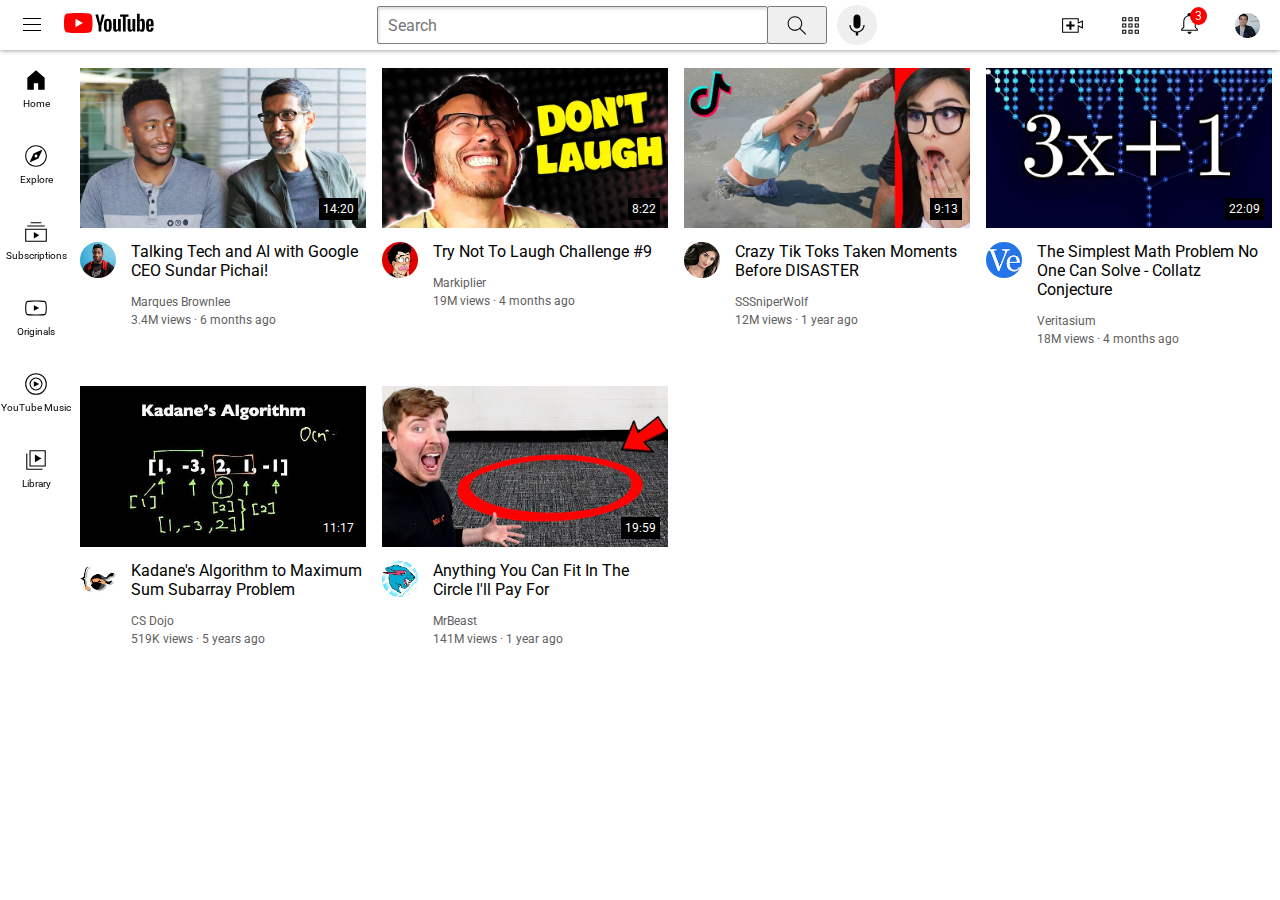
<file: index.html>
<!DOCTYPE html>
<html lang="en">
<head>
    <meta charset="UTF-8">
    <meta name="viewport" content="width=device-width, initial-scale=1.0">
    <title>YouTube</title>

    <!-- Embedding Google Fonts -->
    <link rel="preconnect" href="https://fonts.googleapis.com">
    <link rel="preconnect" href="https://fonts.gstatic.com" crossorigin>
    <link href="https://fonts.googleapis.com/css2?family=Roboto:ital,wght@0,100;0,300;0,400;0,500;0,700;0,900;1,100;1,300;1,400;1,500;1,700;1,900&display=swap" rel="stylesheet">

    <!-- External CSS -->
    <link rel="stylesheet" href="styles/video-recommendation.css">
    <link rel="stylesheet" href="styles/nav-bar.css">
    <link rel="stylesheet" href="styles/side-bar.css">

    <style>
        *{
            font-family: "Roboto";
        }
        body{
            /* height: 3000px; */
            margin-left: 0px;
            padding-top: 50px;
            padding-left: 80px;
        }

        
    </style>
</head>
<body>
    <div class="nav-bar">
        <div class="left-top">
            <img class="hamburger-menu" src="icons/hamburger-menu.svg" alt="hamburger menu">
            <a href="https://www.youtube.com/" target="_blank">
                <img class="youtube-logo"  src="icons/youtube-logo.svg" alt="youtube-logo">
            </a>
        </div>

        <div class="middle-top">
            <input class="search-bar" type="text" placeholder="Search">
            <button class="search-btn">
                <img class="search-icon" src="icons/search.svg" alt="search-icon">
                <div class="tooltip">Search</div>
            </button>
            <button  class="voice-search-btn" >
                <img class="voice-search" src="icons/voice-search-icon.svg" alt="voice-search">
                <div class="tooltip">Search with your voice</div>
            </button>
        </div>

        <div class="right-top">
            <img class="upload" src="icons/upload.svg" alt="upload">
            <img class="youtube-apps" src="icons/youtube-apps.svg" alt="youtube-apps">

            <div class="notification-container">
                <img class="notifications-icon" src="icons/notifications.svg" alt="notifications">
                <div class="notification-count">3</div>
            </div>

            <img class="my-channel" src="channel-pictures/my-channel.jpeg" alt="my-channel">
        </div>
    </div>

    <div class="side-nav">
        <div class="side-nav-link">
            <img src="icons/home.svg" alt="home">
            <div>Home</div>
        </div>
        <div class="side-nav-link">
            <img src="icons/explore.svg" alt="explore">
            <div>Explore</div>
        </div>
        <div class="side-nav-link">
            <img src="icons/subscriptions.svg" alt="subscriptions">
            <div>Subscriptions</div>
        </div>
        <div class="side-nav-link">
            <img src="icons/originals.svg" alt="originals">
            <div>Originals</div>
        </div>
        <div class="side-nav-link">
            <img src="icons/youtube-music.svg" alt="youtube-music">
            <div>YouTube Music</div>
        </div>
        <div class="side-nav-link">
            <img src="icons/library.svg" alt="libary">
            <div>Library</div>
        </div>
    </div>

    <div class="video-recommendation">

        <div class="video-container">
            <div class="thumbnail-container">
                <img class="thumbnail" src="thumbnails/thumbnail-1.webp" alt="marqus">
                <div class="video-length">14:20</div>
            </div>

            <div class="video-info">
                <div class="channel">
                    <img class="channel-pic" src="channel-pictures/channel-1.jpeg" alt="marqus-brownlee">
                </div>
                <div class="video-description">
                    <div class="video-title">Talking Tech and AI with Google CEO Sundar Pichai!</div>
                    <div class="channel">Marques Brownlee</div>
                    <div class="video-stat">3.4M views &#183; 6 months ago</div>
                </div>
            </div>
        </div>

        <div class="video-container">
            <div class="thumbnail-container">
                <img class="thumbnail" src="thumbnails/thumbnail-2.webp" alt="markiplier">
                <div class="video-length">8:22</div>
            </div>

            <div class="video-info">
                <div class="channel">
                    <img class="channel-pic" src="channel-pictures/channel-2.jpeg" alt="markiplier">
                </div>
                <div class="video-description">
                    <div class="video-title">Try Not To Laugh Challenge #9</div>
                    <div class="channel">Markiplier</div>
                    <div class="video-stat">19M views &#183; 4 months ago</div>
                </div>
            </div>
        </div>

        <div class="video-container">
            <div class="thumbnail-container">
                <img class="thumbnail" src="thumbnails/thumbnail-3.webp" alt="marqus">
                <div class="video-length">9:13</div>
            </div>

            <div class="video-info">
                <div class="channel">
                    <img class="channel-pic" src="channel-pictures/channel-3.jpeg" alt="marqus-brownlee">
                </div>
                <div class="video-description">
                    <div class="video-title">Crazy Tik Toks Taken Moments Before DISASTER</div>
                    <div class="channel">SSSniperWolf</div>
                    <div class="video-stat">12M views &#183; 1 year ago</div>
                </div>
            </div>
        </div>

        <div class="video-container">
            <div class="thumbnail-container">
                <img class="thumbnail" src="thumbnails/thumbnail-4.webp" alt="marqus">
                <div class="video-length">22:09</div>
            </div>

            <div class="video-info">
                <div class="channel">
                    <img class="channel-pic" src="channel-pictures/channel-4.jpeg" alt="marqus-brownlee">
                </div>
                <div class="video-description">
                    <div class="video-title">The Simplest Math Problem No One Can Solve - Collatz Conjecture</div>
                    <div class="channel">Veritasium</div>
                    <div class="video-stat">18M views &#183; 4 months ago</div>
                </div>
            </div>
        </div>

        <div class="video-container">
            <div class="thumbnail-container">
                <img class="thumbnail" src="thumbnails/thumbnail-5.webp" alt="marqus">
                <div class="video-length">11:17</div>
            </div>

            <div class="video-info">
                <div class="channel">
                    <img class="channel-pic" src="channel-pictures/channel-5.jpeg" alt="marqus-brownlee">
                </div>
                <div class="video-description">
                    <div class="video-title">Kadane's Algorithm to Maximum Sum Subarray Problem</div>
                    <div class="channel">CS Dojo</div>
                    <div class="video-stat">519K views &#183; 5 years ago</div>
                </div>
            </div>
        </div>

        <div class="video-container">
            <div class="thumbnail-container">
                <img class="thumbnail" src="thumbnails/thumbnail-6.webp" alt="marqus">
                <div class="video-length">19:59</div>
            </div>

            <div class="video-info">
                <div class="channel">
                    <img class="channel-pic" src="channel-pictures/channel-6.jpeg" alt="marqus-brownlee">
                </div>
                <div class="video-description">
                    <div class="video-title">Anything You Can Fit In The Circle I'll Pay For</div>
                    <div class="channel">MrBeast</div>
                    <div class="video-stat">141M views &#183; 1 year ago</div>
                </div>
            </div>
        </div>
        
    </div>
</body>
</html>
</file>
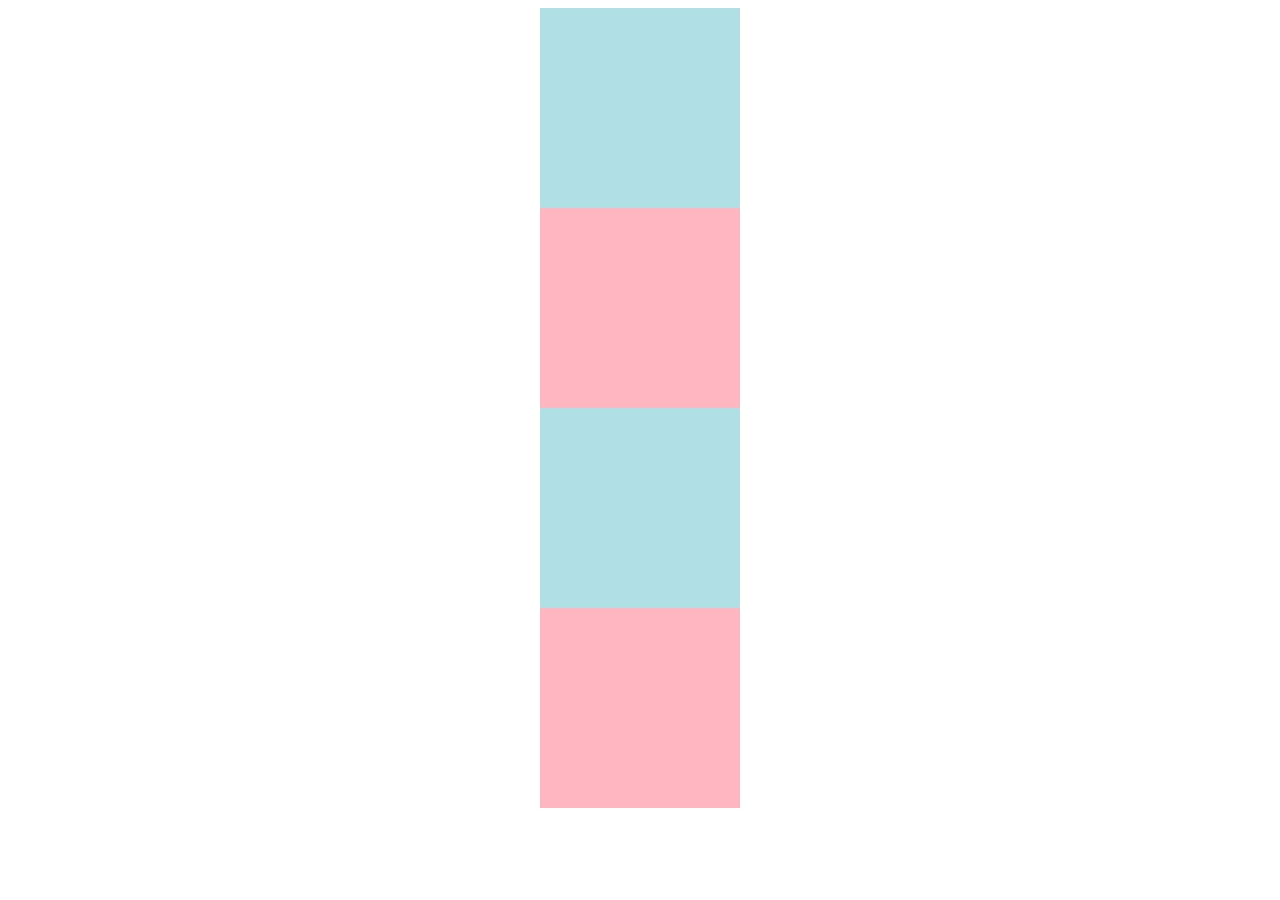
<file: flex.html>
<!DOCTYPE html>
<html lang="en">
<head>
    <meta charset="UTF-8">
    <meta name="viewport" content="width=device-width, initial-scale=1.0">
    <title>Document</title>

    <style>
        .container{
            display: flex;
            flex-direction: column;
            justify-content: center;
            align-items: center;
        }

        .div1{
            background-color: powderblue;
            height: 200px;
            width: 200px;
        }

        .div2{
            background-color: lightpink;
            height: 200px;
            width: 200px;
        }

        .div3{
            background-color: powderblue;
            height: 200px;
            width: 200px;
        }

        .div4{
            background-color: lightpink;
            height: 200px;
            width: 200px;
        }
    </style>
</head>
<body>
    <div class="container">
        <div class="div1"></div>
        <div class="div2"></div>
        <div class="div3"></div>
        <div class="div4"></div>
    </div>
</body>
</html>
</file>
<file: styles/video-recommendation.css>
.video-recommendation{
    display: grid;
    grid-template-columns: 1fr 1fr 1fr;

    /*
        Since each video-container section hasn't been hardcoded to have a definite width
        the space is evenly distributed so as to have three video container in one row as
                grid-template-columns: 1fr 1fr 1fr;
        is set above;
        
    */
    column-gap: 16px;
    row-gap: 40px;
    margin-top: 10px;
}

/* Resposive design with media query */
@media (max-width: 750px) /* whenever (window size <= 600px) following CSS will be applied */
{
    .video-recommendation{
        grid-template-columns: 1fr 1fr; /* Note how there will be only two columns when window is smaller*/     
    }
}

@media (min-width: 1000px) /* whenever (window size <= 600px) following CSS will be applied */
{
    .video-recommendation{
        grid-template-columns: 1fr 1fr 1fr 1fr; /* Note how there will be only two columns when window is smaller*/     
    }
}

/* 
    NOTE:
        if the video container is hardcode to have width like below then the container won't resize of resizing window

.video-container{
    width: 337.8px;
} 


        Since each video-container section hasn't been hardcoded to have a definite width
        the space is evenly distributed so as to have three video container in one row as
                grid-template-columns: 1fr 1fr 1fr;
        is set above;
        
*/


.thumbnail-container{
    position: relative;
    /* 
        So that we can poistion the video-length absolute with respect to this container
    */
}

.thumbnail{
    /*
    NOTE: 
        width: 337.8px;
    If image width is hardcoded as above then img won't resize on resizing window
    */
    width: 100%;
    
    object-fit: cover;
    object-position: center;
}

.video-length{
    background-color: black;
    color: white;

    font-size: 12px;

    /* position: absolute;  Note: it is absolute to the container which is thumbnaiil-container in this case */
    position: absolute;
    bottom: 12px;
    right: 8px; 
    padding: 4px;
}

.video-info{
    display: flex;
    flex-direction: row;
    align-items: top;
    margin-top: 10px;
}

.channel-pic{
    height: 36px;
    width: 36px;
    border-radius: 50%;
    margin-right: 15px;
}

.video-description{
    flex: 1;
}
.video-title{
    font-weight: bold;
    font-weight: 400;
    margin-bottom: 15px;
}
.channel{
    color: rgb(96,96,96);
    font-size: 12px;
    margin-bottom: 4px;
}

.video-stat{
    color: rgb(96,96,96);
    font-size: 12px;
}
</file>
<file: styles/nav-bar.css>
.nav-bar{
    display: flex;
    flex-direction: row;
    align-items: center;
    justify-content: space-between;
    height: 50px;

    box-shadow: 0px 0px 5px rgba(0,0,0,0.5);
    position: fixed;
    top: 0;
    left: 0;
    right: 0;

    z-index: 100;
}

.left-top{
    display: flex;
    align-items: center;
    /* flex-direction: row; */
    /* margin-right: 100px; */

}

.middle-top{
    flex: 1;
    display: flex;
    align-items: center;

    /*
        Note: without max-width the middle section spans the entire middle part because (flex: 1)
        So, even if (justify-content: space-between) there will be no space between the elements in the nav-bar

        Hence, we need to set a max-width for the middle section so that there is space between the left-middle-top parts of nav-bar
    */
    max-width: 500px;

    margin-left: 80px;
    margin-right: 40px;
}

.right-top{
    display: flex;
    width: 200px;
    margin-right: 20px;
    flex-direction: row;
    align-items: center;
    justify-content: space-between;

    flex-shrink: 0; /* so that space between items in flex box don't shrink when window is resized*/
}

.hamburger-menu{
    height: 24px;
    margin-right: 20px;
    margin-left: 20px;

}

.youtube-logo{
    height: 20px;
}

.search-bar{
    flex: 1;
    height: 34px;
    border-radius: 2px;
    border: 1px solid gray;
    padding-left: 10px;

    font-size: 16px;

    /* shadow inside box */
    box-shadow: inset 1px 2px 3px rgba(0,0,0,0.15);
    /* Elements have default width and won't shrink beyound that width even when window is smaller than the element */
    /* To shrink the element as much as we want overwrite default width */
    width: 0px; 
}


.search-bar::placeholder{ /* Specifially target the placeholder */
    font-size: 16px;
}

.search-btn{
    height: 38px;
    width: 60px;
    /* negative value of margin pulls it towards that direction */
    margin-left: -1px;
    margin-right: 10px;
}

.search-btn, .voice-search-btn
{
    position: relative;
    /* The tooltip will be inside another div for that we need to set container position relative */

    display: flex;
    justify-content: center;
    align-items: center; /* align the two images vertically */
}

.search-btn .tooltip,
.voice-search-btn .tooltip
{
    /*position it absolute with respect to the container(in this case the search-btn div) */
    position: absolute;
    color: white;
    background-color: gray;
    padding: 5px 8px;
    border-radius: 4px;
    bottom: -40px; /* So that the tooltip appears outside the parent container */

    opacity: 0; /* The tooltip is hidden and only visible on hover */
    transition: opacity 0.15s;
    /* Note that the tooltip still apeears when hovered over the div containing the tooltip text */
    /* To hide it */
    pointer-events: none;

    white-space: nowrap;
    /* 
        When the text inside the div is more the text wraparound by default. Above property overwrites it
        Try commenting out the above property to see the affect.     
    */
}

/* When hovered over search-btn target tooltip */
.search-btn:hover .tooltip,
.voice-search-btn:hover .tooltip
{
    opacity: 1;

}

/* 
    Note: 
    .search-btn:hover .tooltip

    .search-btn .tooltip:hover

    ARE DIFFERENT

*/

.search-icon{
    height: 25px;
    width: 50px;
}

.voice-search-btn{
    height: 40px;
    width: 40px;
    border-radius: 50%;
    border: none;
}

.upload{
    height: 25px;
}

.youtube-apps{
    height: 25px;
}

.notifications-icon{
    height: 25px;
}

.notification-container{
    position: relative;
}

.notification-count{
    color: white;
    font-size: 12px;
    background-color: red;
    padding: 2px 5px;
    border-radius: 50%;
    display: flex;
    justify-content: center;
    
    position: absolute;
    top: -4px;
    right: -5px;
}

.my-channel{
    height: 25px;
}
</file>
<file: styles/side-bar.css>
.side-nav{
    position: fixed;
    left: 0;
    bottom: 0;
    top: 50px;
    width: 72px;
    
    /* box-shadow: 0px 0px 5px rgba(0,0,0,0.5); */
}

.side-nav-link{
    height: 76px;

    display: flex;
    flex-direction: column; 
    /* if flex direction not set to column then the text after images will appear in same line as flex-direction is row by default */
    justify-content: center;
    align-items: center;
    /* background-color: rgb(181, 177, 177); */
    cursor: pointer;
}

.side-nav-link:hover{
    background-color: rgb(215, 214, 214);
}

/* Target all img tags inside tags with class side-nav-link*/
.side-nav-link img {
    height: 26px; 
}

/* Target all divs inside class side-nav-link*/
.side-nav-link div{
    font-size: 10px;
    margin-top: 5px;
}
</file>
